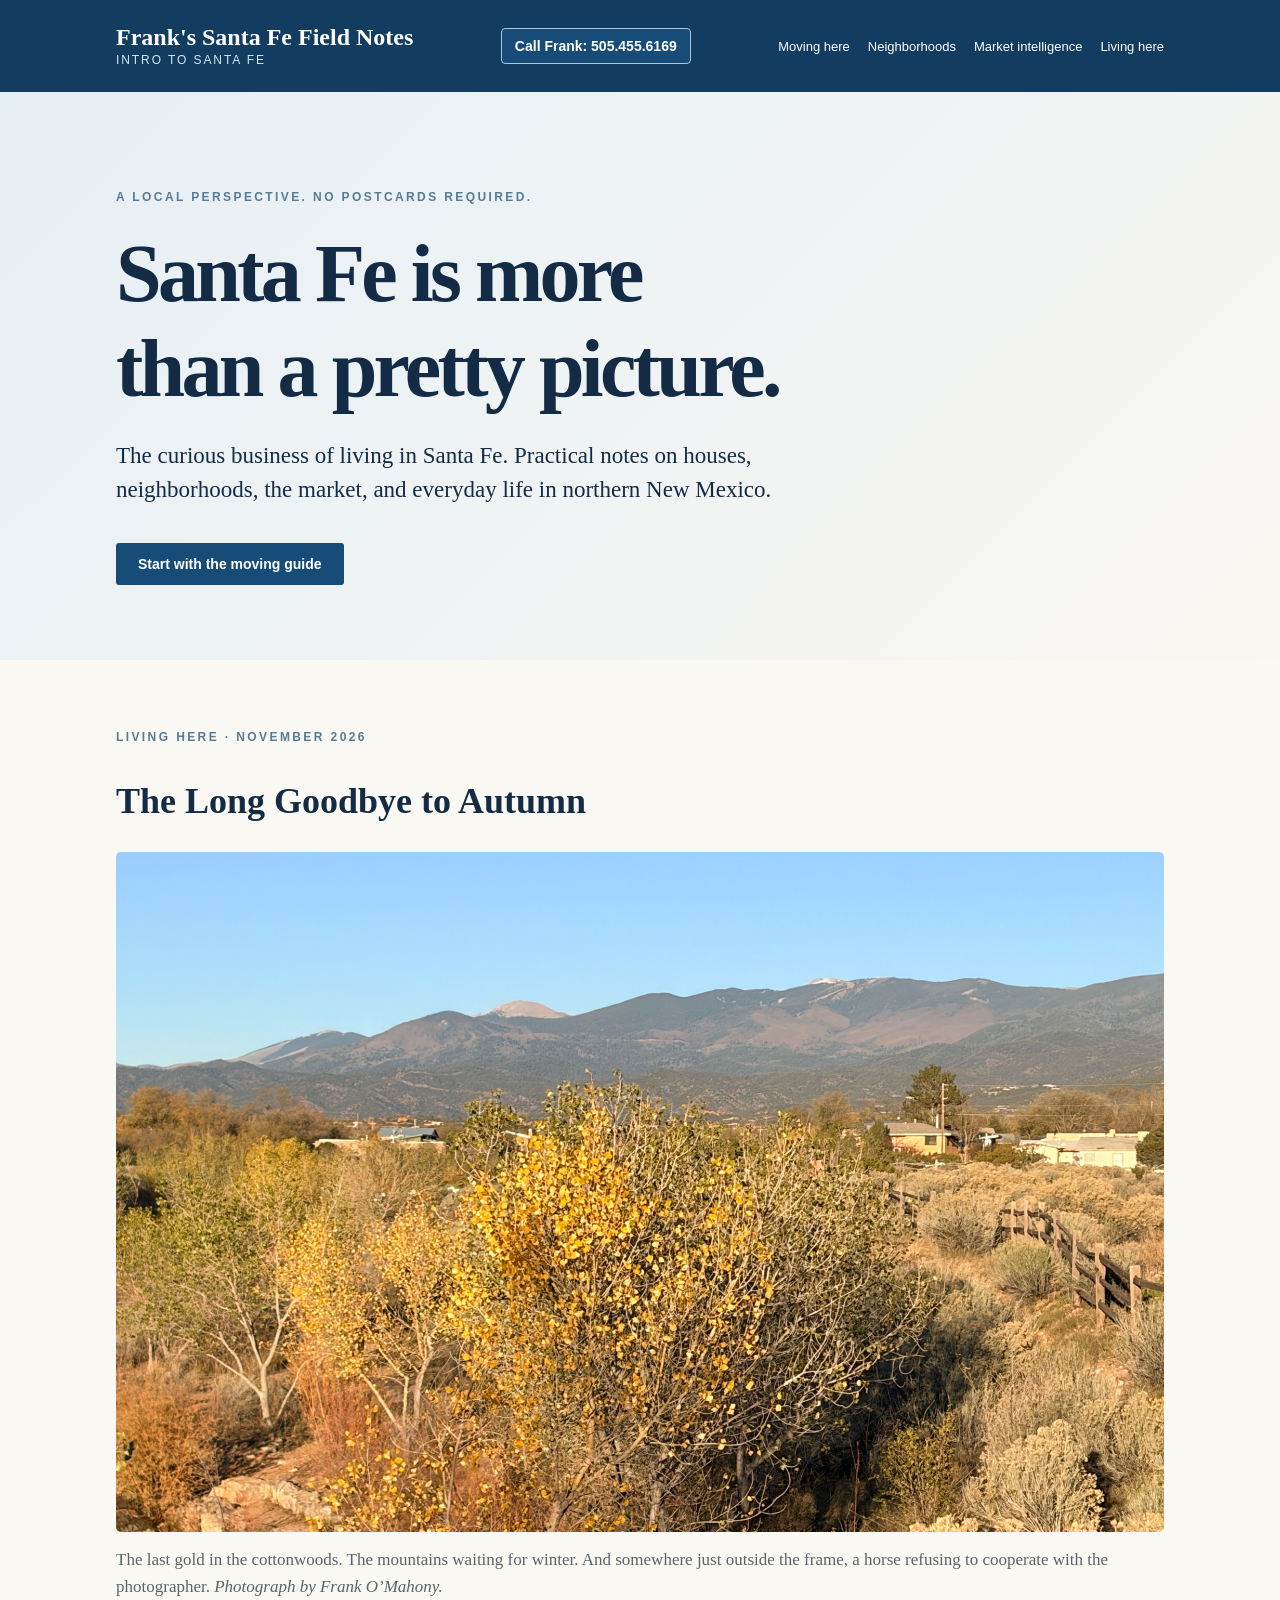
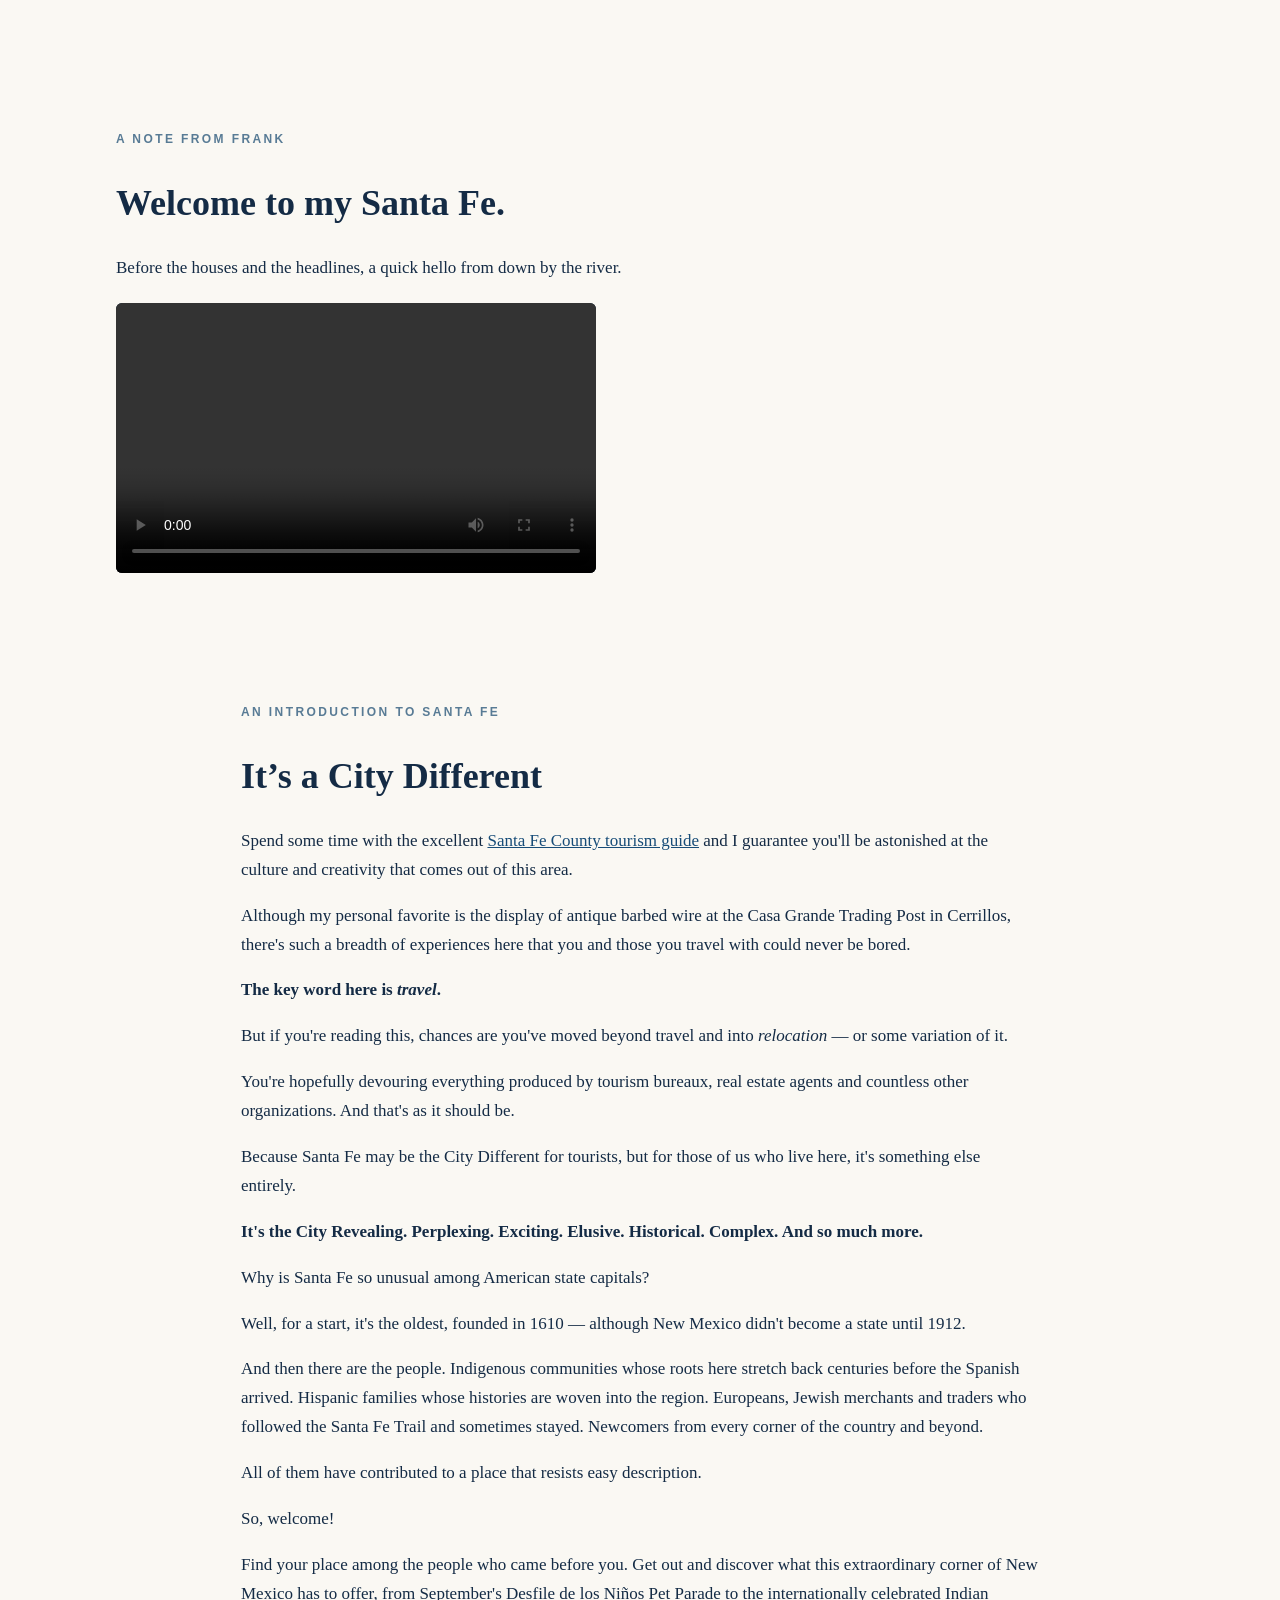
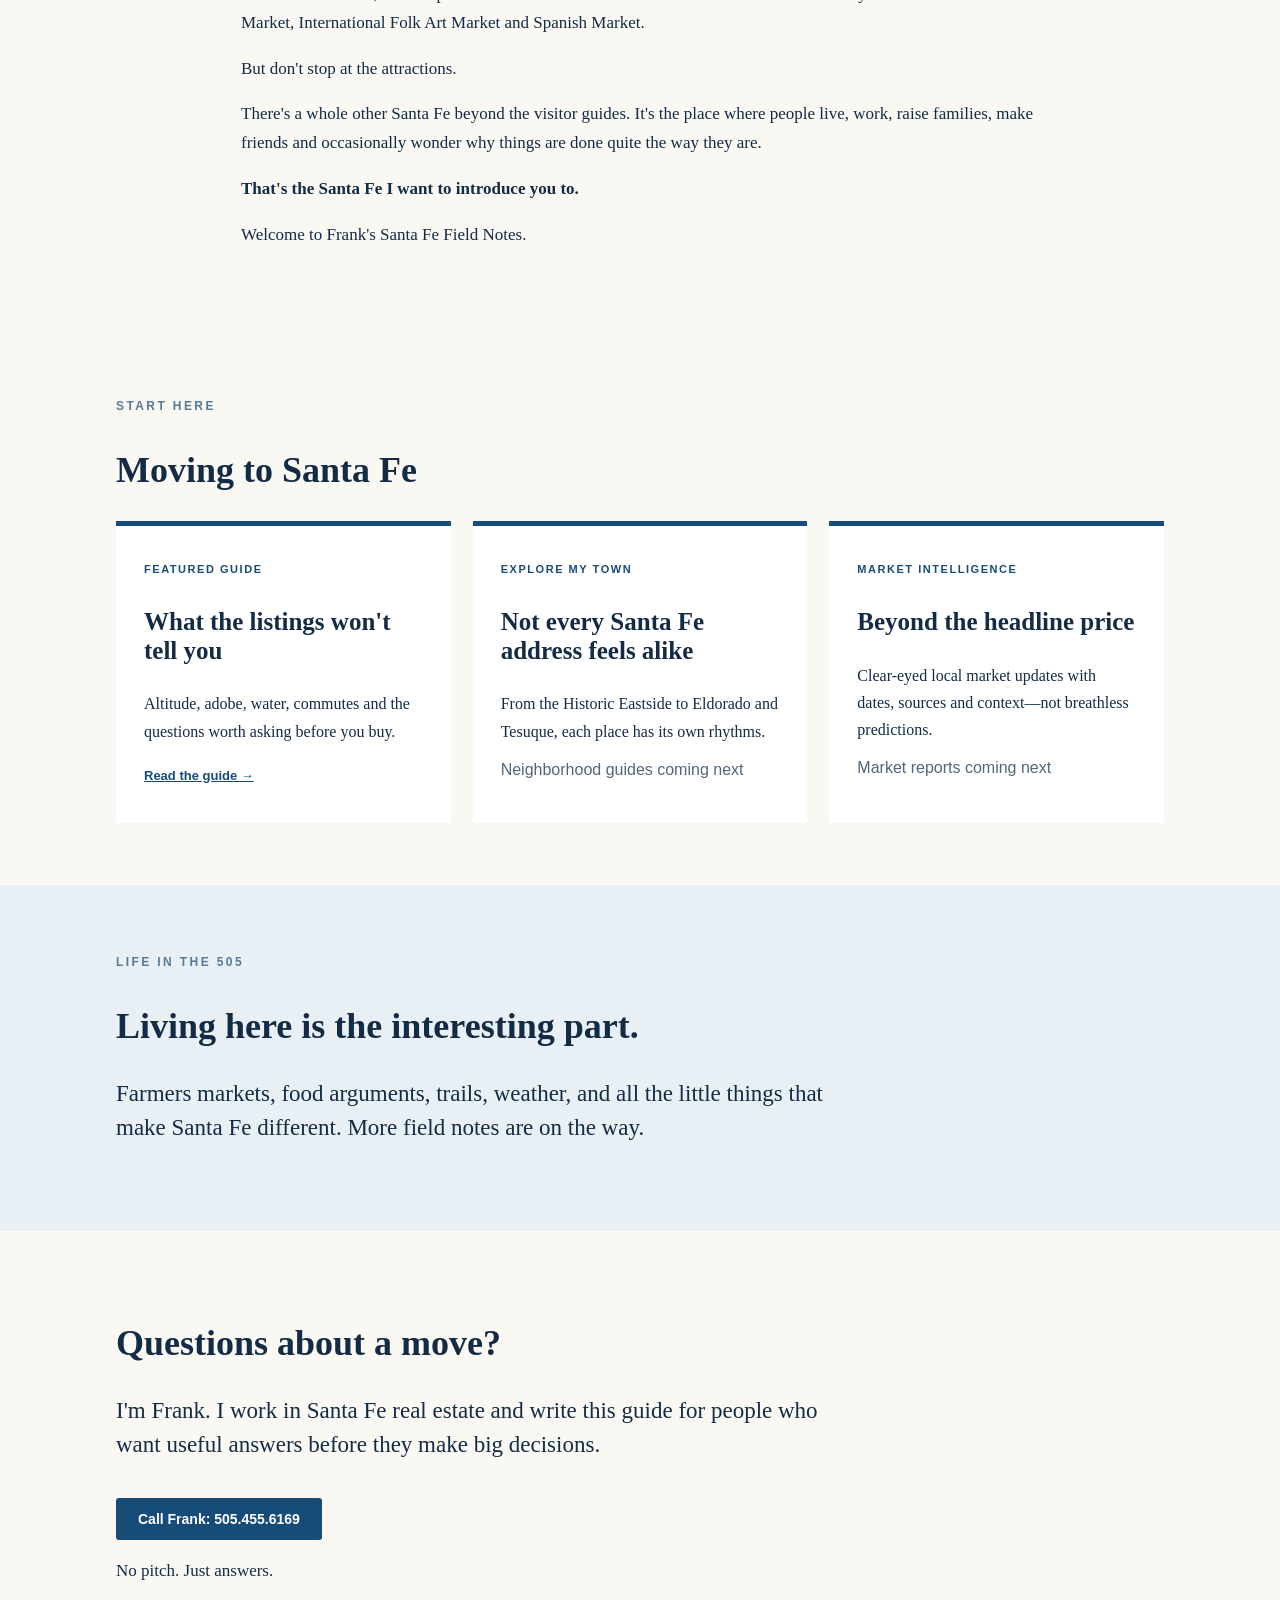
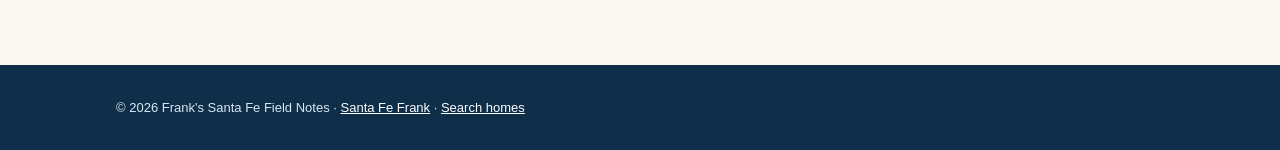
<file: index.html>
<!doctype html><html lang="en"><head><meta charset="utf-8"><meta name="viewport" content="width=device-width,initial-scale=1"><meta name="description" content="Frank's Santa Fe Field Notes: practical local intelligence on moving, neighborhoods, housing and living in Santa Fe, New Mexico."><title>Frank's Santa Fe Field Notes</title><link rel="stylesheet" href="styles.css"></head><body><header class="mast"><div class="wrap"><a class="brand" href="./">Frank's Santa Fe Field Notes<small>Intro to Santa Fe</small></a><a href="tel:+15054556169" class="header-contact" style="white-space:nowrap;font-weight:600;text-decoration:none">Call Frank: 505.455.6169</a><nav aria-label="Main navigation"><a href="#moving">Moving here</a><a href="#neighborhoods">Neighborhoods</a><a href="#market">Market intelligence</a><a href="#living">Living here</a></nav></div></header><main><section class="hero"><div class="wrap"><span class="eyebrow">A local perspective. No postcards required.</span><h1>Santa Fe is more<br>than a pretty picture.</h1><p class="lead">The curious business of living in Santa Fe. Practical notes on houses, neighborhoods, the market, and everyday life in northern New Mexico.</p><a class="button" href="moving-to-santa-fe.html">Start with the moving guide</a></div></section><section class="section autumn-photo" aria-labelledby="autumn-title"><div class="wrap"><span class="eyebrow">Living here · November 2026</span><h2 id="autumn-title">The Long Goodbye to Autumn</h2><figure style="margin:1.25rem 0 0"><img src="Santa%20Fe%20Landscape.jpg" alt="Late autumn cottonwoods and sagebrush beneath the Sangre de Cristo Mountains in Santa Fe" loading="lazy" style="display:block;width:100%;height:auto;max-height:680px;object-fit:cover;border-radius:5px"><figcaption style="margin-top:.85rem;line-height:1.6;color:#59646a">The last gold in the cottonwoods. The mountains waiting for winter. And somewhere just outside the frame, a horse refusing to cooperate with the photographer. <em>Photograph by Frank O’Mahony.</em></figcaption></figure></div></section><section class="section intro-film" aria-labelledby="intro-film-title"><div class="wrap"><span class="eyebrow">A note from Frank</span><h2 id="intro-film-title">Welcome to my Santa Fe.</h2><p>Before the houses and the headlines, a quick hello from down by the river.</p><video controls playsinline preload="metadata" style="display:block;width:100%;max-width:480px;aspect-ratio:16/9;background:#102b43;border-radius:6px;margin-top:1.25rem" aria-label="Frank introduces Santa Fe Field Notes"><source src="Franks_Santa_Fe_Field_Notes_Intro_v3_clean_audio.mp4" type="video/mp4">Your browser does not support video playback. <a href="Franks_Santa_Fe_Field_Notes_Intro_v3_clean_audio.mp4">Watch the introduction</a>.</video></div></section><section class="section" id="city-different" aria-labelledby="city-different-title"><div class="wrap" style="max-width:850px"><span class="eyebrow">An introduction to Santa Fe</span><h2 id="city-different-title">It’s a City Different</h2><p>Spend some time with the excellent <a href="https://santafenmtrue.com/uploads/documents/SFC_Travel_Guide_2026_WEB.pdf">Santa Fe County tourism guide</a> and I guarantee you'll be astonished at the culture and creativity that comes out of this area.</p><p>Although my personal favorite is the display of antique barbed wire at the Casa Grande Trading Post in Cerrillos, there's such a breadth of experiences here that you and those you travel with could never be bored.</p><p><strong>The key word here is <em>travel</em>.</strong></p><p>But if you're reading this, chances are you've moved beyond travel and into <em>relocation</em> — or some variation of it.</p><p>You're hopefully devouring everything produced by tourism bureaux, real estate agents and countless other organizations. And that's as it should be.</p><p>Because Santa Fe may be the City Different for tourists, but for those of us who live here, it's something else entirely.</p><p><strong>It's the City Revealing. Perplexing. Exciting. Elusive. Historical. Complex. And so much more.</strong></p><p>Why is Santa Fe so unusual among American state capitals?</p><p>Well, for a start, it's the oldest, founded in 1610 — although New Mexico didn't become a state until 1912.</p><p>And then there are the people. Indigenous communities whose roots here stretch back centuries before the Spanish arrived. Hispanic families whose histories are woven into the region. Europeans, Jewish merchants and traders who followed the Santa Fe Trail and sometimes stayed. Newcomers from every corner of the country and beyond.</p><p>All of them have contributed to a place that resists easy description.</p><p>So, welcome!</p><p>Find your place among the people who came before you. Get out and discover what this extraordinary corner of New Mexico has to offer, from September's Desfile de los Niños Pet Parade to the internationally celebrated Indian Market, International Folk Art Market and Spanish Market.</p><p>But don't stop at the attractions.</p><p>There's a whole other Santa Fe beyond the visitor guides. It's the place where people live, work, raise families, make friends and occasionally wonder why things are done quite the way they are.</p><p><strong>That's the Santa Fe I want to introduce you to.</strong></p><p>Welcome to Frank's Santa Fe Field Notes.</p></div></section><section class="section" id="moving"><div class="wrap"><span class="eyebrow">Start here</span><h2>Moving to Santa Fe</h2><div class="cards"><article class="card"><span class="tag">Featured guide</span><h3>What the listings won't tell you</h3><p>Altitude, adobe, water, commutes and the questions worth asking before you buy.</p><a href="moving-to-santa-fe.html">Read the guide →</a></article><article class="card" id="neighborhoods"><span class="tag">Explore my town</span><h3>Not every Santa Fe address feels alike</h3><p>From the Historic Eastside to Eldorado and Tesuque, each place has its own rhythms.</p><p class="meta">Neighborhood guides coming next</p></article><article class="card" id="market"><span class="tag">Market intelligence</span><h3>Beyond the headline price</h3><p>Clear-eyed local market updates with dates, sources and context—not breathless predictions.</p><p class="meta">Market reports coming next</p></article></div></div></section><section class="section feature" id="living"><div class="wrap"><span class="eyebrow">Life in the 505</span><h2>Living here is the interesting part.</h2><p class="lead">Farmers markets, food arguments, trails, weather, and all the little things that make Santa Fe different. More field notes are on the way.</p></div></section><section class="section"><div class="wrap"><h2>Questions about a move?</h2><p class="lead">I'm Frank. I work in Santa Fe real estate and write this guide for people who want useful answers before they make big decisions.</p><a class="button" href="tel:+15054556169">Call Frank: 505.455.6169</a><p>No pitch. Just answers.</p></div></section></main><footer><div class="wrap">© 2026 Frank's Santa Fe Field Notes · <a href="https://santafefrank.com">Santa Fe Frank</a> · <a href="https://homes.santafefrank.com">Search homes</a></div></footer></body></html>
</file>
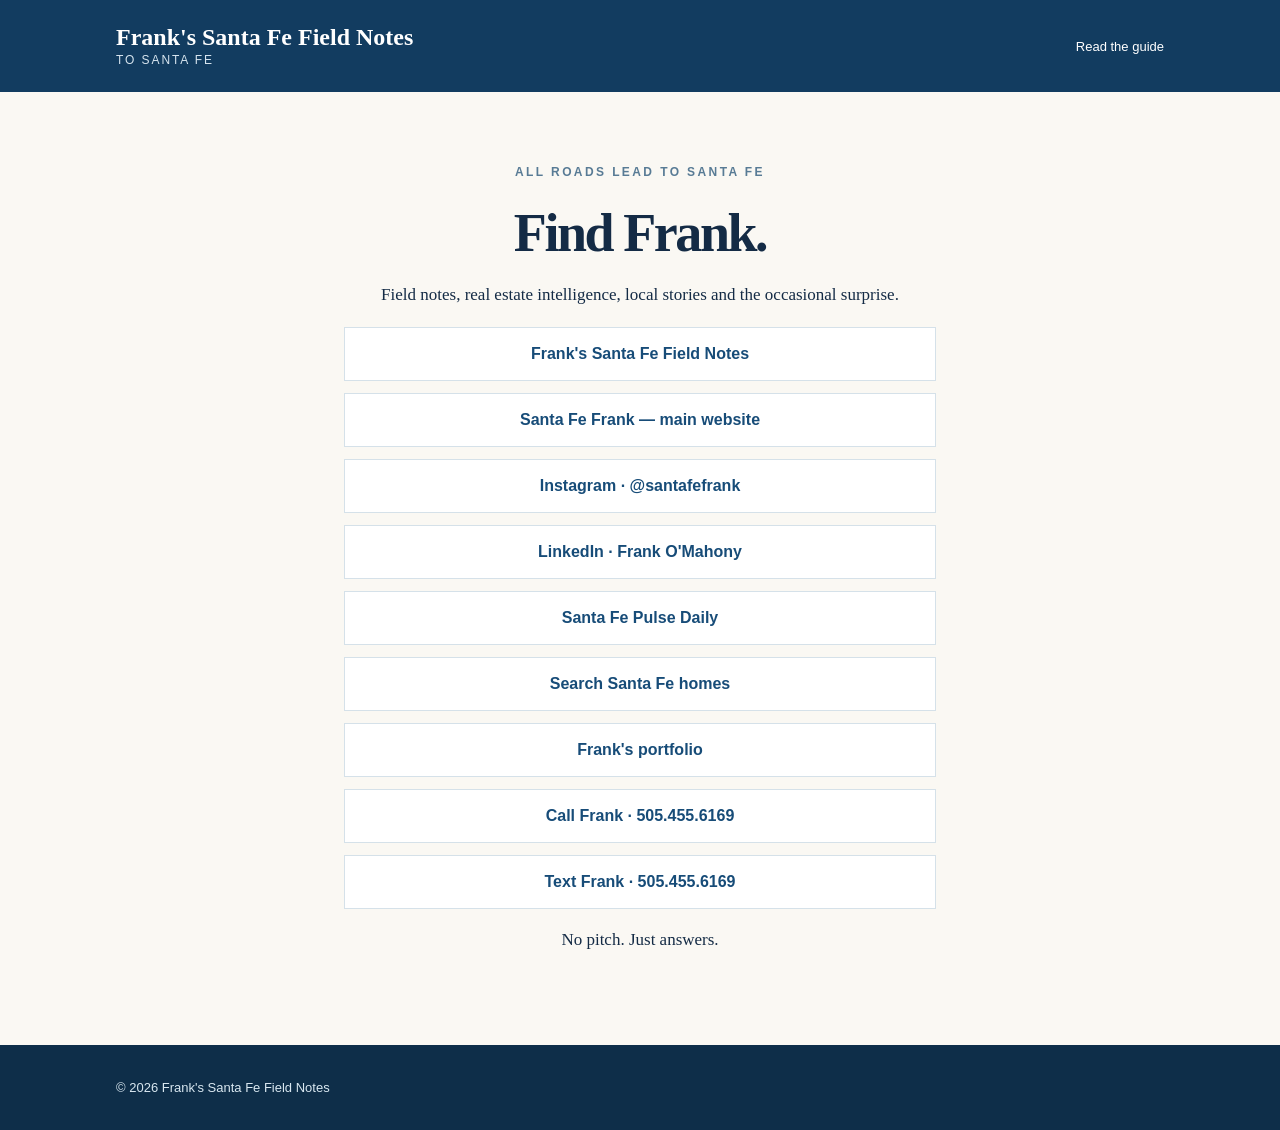
<file: links.html>
<!doctype html><html lang="en"><head><meta charset="utf-8"><meta name="viewport" content="width=device-width,initial-scale=1"><meta name="description" content="Find Frank O'Mahony's Santa Fe Field Notes, Instagram, LinkedIn, Santa Fe Pulse and home search."><title>Find Frank | Frank's Santa Fe Field Notes</title><link rel="stylesheet" href="styles.css"><style>.links{max-width:640px;margin:65px auto 90px;padding:0 24px;text-align:center}.links a.link{display:block;background:white;border:1px solid #d5e1e9;padding:17px 15px;margin:12px 0;text-decoration:none;font:700 16px Arial,sans-serif;color:#174c78}.links a.link:hover{background:#edf3f7}.links p{font-size:17px}</style></head><body><header class="mast"><div class="wrap"><a class="brand" href="./">Frank's Santa Fe Field Notes<small>to Santa Fe</small></a><nav><a href="./">Read the guide</a></nav></div></header><main class="links"><span class="eyebrow">All roads lead to Santa Fe</span><h1 style="font-size:54px">Find Frank.</h1><p>Field notes, real estate intelligence, local stories and the occasional surprise.</p><a class="link" href="./">Frank's Santa Fe Field Notes</a><a class="link" href="https://santafefrank.com">Santa Fe Frank — main website</a><a class="link" href="https://www.instagram.com/santafefrank/">Instagram · @santafefrank</a><a class="link" href="https://www.linkedin.com/in/itsfrankomahony/">LinkedIn · Frank O'Mahony</a><a class="link" href="https://pulse.santafefrank.com">Santa Fe Pulse Daily</a><a class="link" href="https://homes.santafefrank.com">Search Santa Fe homes</a><a class="link" href="https://dunmahon.com">Frank's portfolio</a><a class="link" href="tel:+15054556169">Call Frank · 505.455.6169</a><a class="link" href="sms:+15054556169">Text Frank · 505.455.6169</a><p>No pitch. Just answers.</p></main><footer><div class="wrap">© 2026 Frank's Santa Fe Field Notes</div></footer></body></html>
</file>
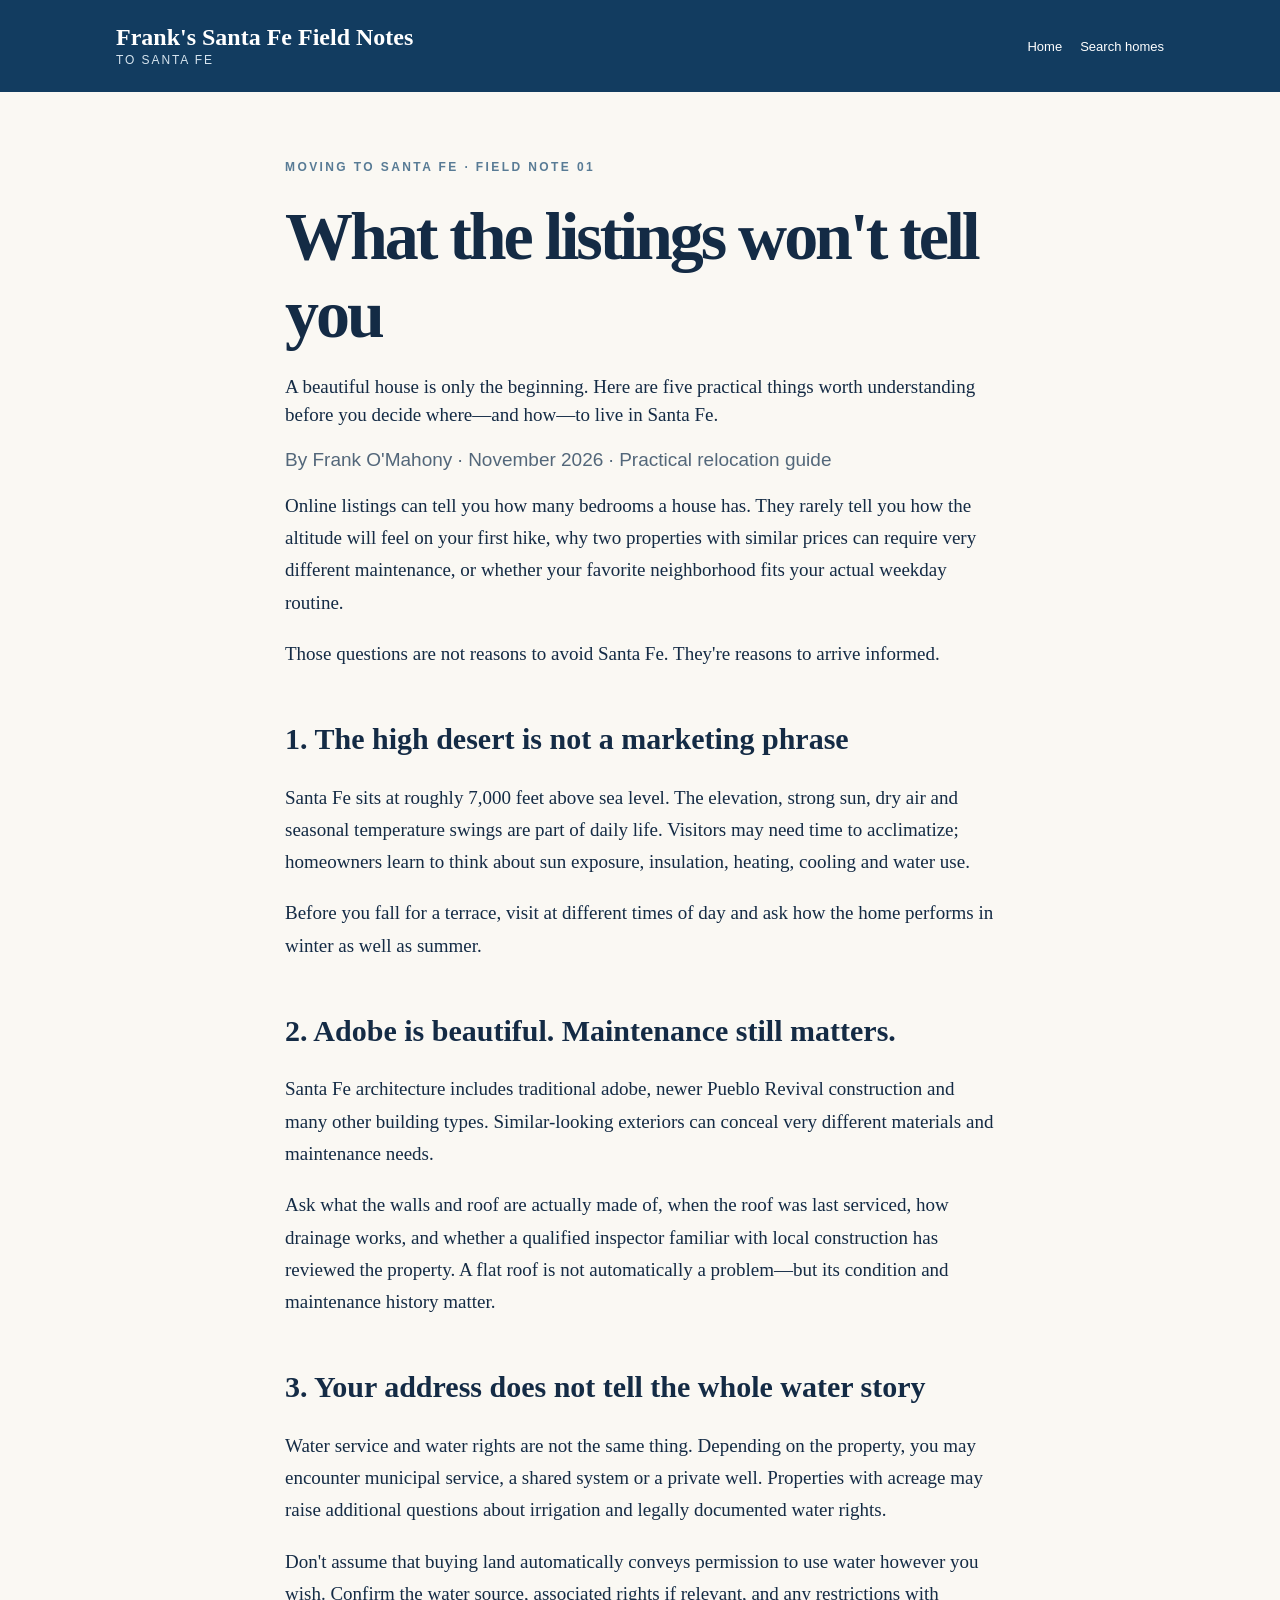
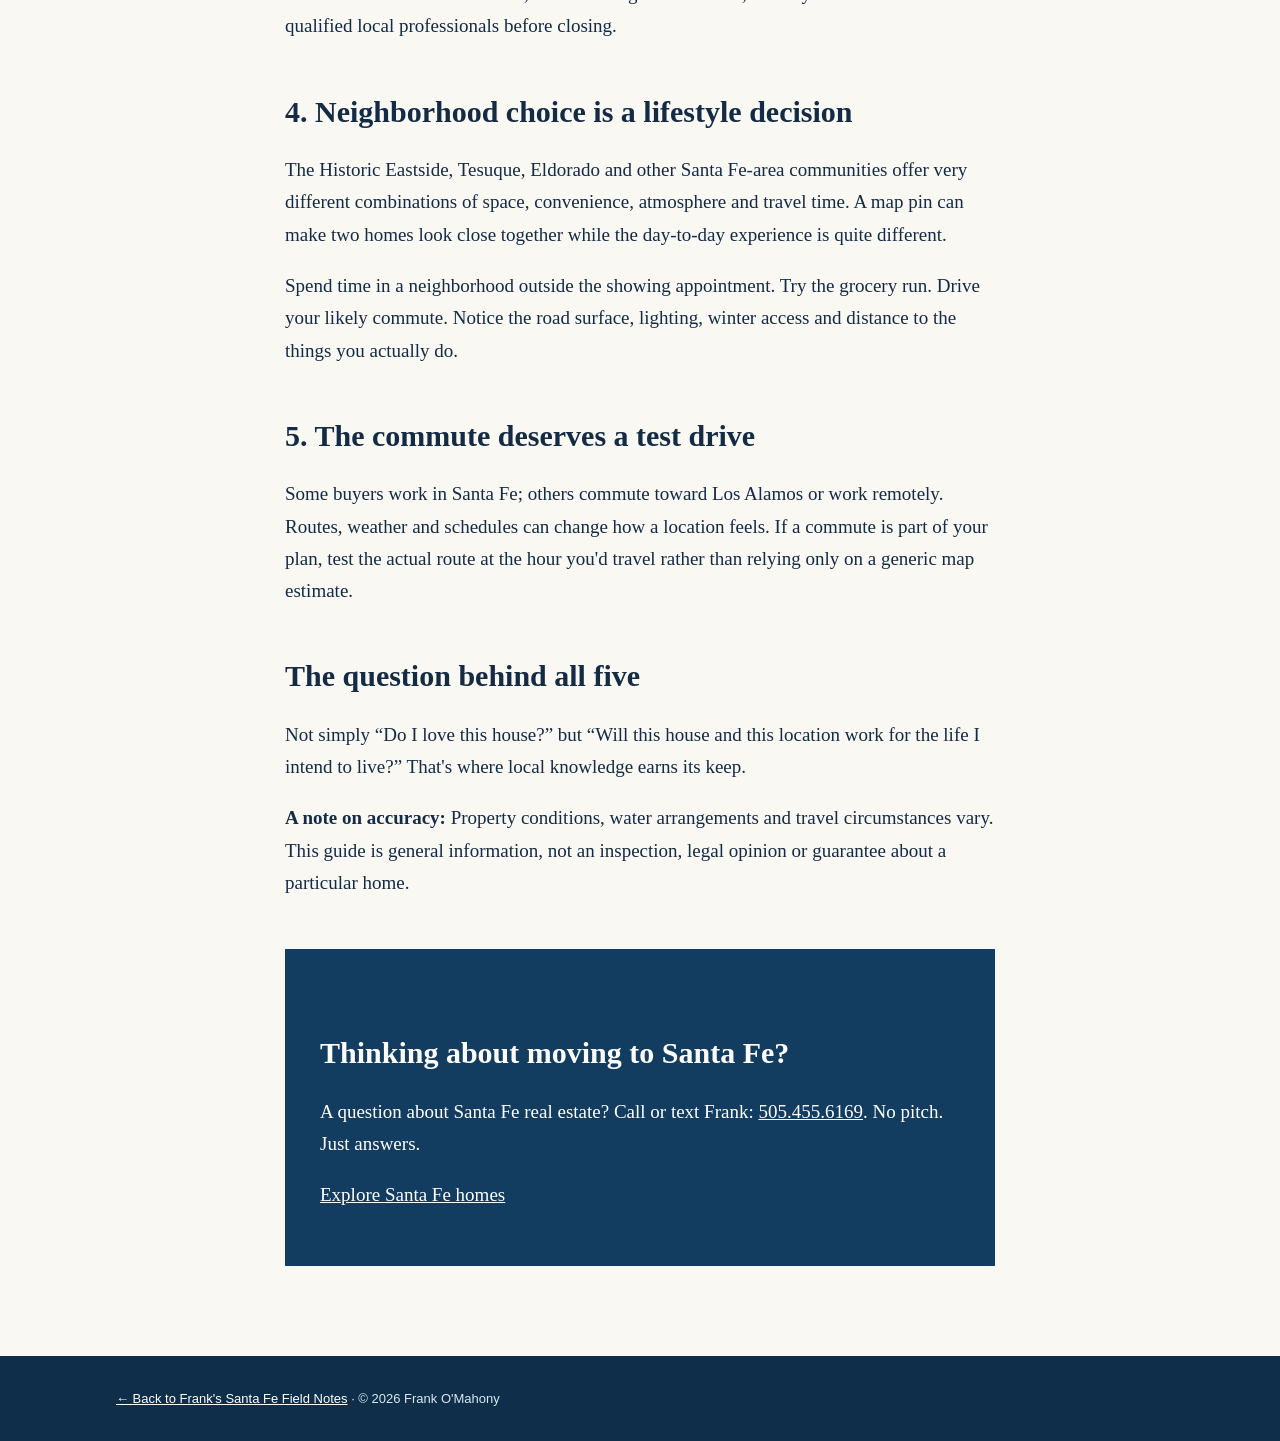
<file: moving-to-santa-fe.html>
<!doctype html><html lang="en"><head><meta charset="utf-8"><meta name="viewport" content="width=device-width,initial-scale=1"><meta name="description" content="Moving to Santa Fe? Frank explains the practical questions about altitude, adobe, water, neighborhoods and commuting that listings may not answer."><title>Moving to Santa Fe: What the Listings Won't Tell You | Frank's Santa Fe Field Notes</title><link rel="stylesheet" href="styles.css"></head><body><header class="mast"><div class="wrap"><a class="brand" href="./">Frank's Santa Fe Field Notes<small>to Santa Fe</small></a><nav><a href="./">Home</a><a href="https://homes.santafefrank.com">Search homes</a></nav></div></header><main><article class="article"><span class="eyebrow">Moving to Santa Fe · Field note 01</span><h1>What the listings won't tell you</h1><p class="lead">A beautiful house is only the beginning. Here are five practical things worth understanding before you decide where—and how—to live in Santa Fe.</p><p class="meta">By Frank O'Mahony · November 2026 · Practical relocation guide</p><p>Online listings can tell you how many bedrooms a house has. They rarely tell you how the altitude will feel on your first hike, why two properties with similar prices can require very different maintenance, or whether your favorite neighborhood fits your actual weekday routine.</p><p>Those questions are not reasons to avoid Santa Fe. They're reasons to arrive informed.</p><h2>1. The high desert is not a marketing phrase</h2><p>Santa Fe sits at roughly 7,000 feet above sea level. The elevation, strong sun, dry air and seasonal temperature swings are part of daily life. Visitors may need time to acclimatize; homeowners learn to think about sun exposure, insulation, heating, cooling and water use.</p><p>Before you fall for a terrace, visit at different times of day and ask how the home performs in winter as well as summer.</p><h2>2. Adobe is beautiful. Maintenance still matters.</h2><p>Santa Fe architecture includes traditional adobe, newer Pueblo Revival construction and many other building types. Similar-looking exteriors can conceal very different materials and maintenance needs.</p><p>Ask what the walls and roof are actually made of, when the roof was last serviced, how drainage works, and whether a qualified inspector familiar with local construction has reviewed the property. A flat roof is not automatically a problem—but its condition and maintenance history matter.</p><h2>3. Your address does not tell the whole water story</h2><p>Water service and water rights are not the same thing. Depending on the property, you may encounter municipal service, a shared system or a private well. Properties with acreage may raise additional questions about irrigation and legally documented water rights.</p><p>Don't assume that buying land automatically conveys permission to use water however you wish. Confirm the water source, associated rights if relevant, and any restrictions with qualified local professionals before closing.</p><h2>4. Neighborhood choice is a lifestyle decision</h2><p>The Historic Eastside, Tesuque, Eldorado and other Santa Fe-area communities offer very different combinations of space, convenience, atmosphere and travel time. A map pin can make two homes look close together while the day-to-day experience is quite different.</p><p>Spend time in a neighborhood outside the showing appointment. Try the grocery run. Drive your likely commute. Notice the road surface, lighting, winter access and distance to the things you actually do.</p><h2>5. The commute deserves a test drive</h2><p>Some buyers work in Santa Fe; others commute toward Los Alamos or work remotely. Routes, weather and schedules can change how a location feels. If a commute is part of your plan, test the actual route at the hour you'd travel rather than relying only on a generic map estimate.</p><h2>The question behind all five</h2><p>Not simply “Do I love this house?” but “Will this house and this location work for the life I intend to live?” That's where local knowledge earns its keep.</p><p><strong>A note on accuracy:</strong> Property conditions, water arrangements and travel circumstances vary. This guide is general information, not an inspection, legal opinion or guarantee about a particular home.</p><div class="cta"><h2>Thinking about moving to Santa Fe?</h2><p>A question about Santa Fe real estate? Call or text Frank: <a href="tel:+15054556169">505.455.6169</a>. No pitch. Just answers.</p><p><a href="https://homes.santafefrank.com">Explore Santa Fe homes</a></p></div></article></main><footer><div class="wrap"><a href="./">← Back to Frank's Santa Fe Field Notes</a> · © 2026 Frank O'Mahony</div></footer></body></html>
</file>
<file: styles.css>
:root{--ink:#142b45;--blue:#174c78;--pale:#edf3f7;--cream:#faf8f3;--gold:#ba8754}*{box-sizing:border-box}body{margin:0;background:var(--cream);color:var(--ink);font:17px/1.7 Georgia,serif}a{color:var(--blue)}.wrap{max-width:1100px;margin:auto;padding:0 26px}.mast{background:#123c60;color:white;padding:24px 0}.mast .wrap{display:flex;justify-content:space-between;align-items:center;gap:20px;flex-wrap:wrap}.brand{font-size:24px;font-weight:bold;line-height:1.15;color:white;text-decoration:none}.brand small{display:block;font:12px/1.4 Arial,sans-serif;letter-spacing:.16em;text-transform:uppercase;color:#d7e5ef}nav{display:flex;gap:18px;flex-wrap:wrap}nav a{color:white;text-decoration:none;font:13px Arial,sans-serif}.hero{padding:90px 0 75px;background:linear-gradient(135deg,#e6eff5,#f9f7f2)}.eyebrow{font:700 12px Arial,sans-serif;letter-spacing:.2em;text-transform:uppercase;color:#587b95}h1,h2,h3{line-height:1.15}h1{font-size:clamp(42px,7vw,82px);letter-spacing:-.045em;margin:16px 0}h2{font-size:36px}h3{font-size:25px}p.lead{font-size:23px;max-width:740px;line-height:1.5}.button{display:inline-block;background:var(--blue);color:white;padding:13px 22px;text-decoration:none;font:700 14px Arial,sans-serif;border-radius:3px;margin-top:12px}.section{padding:62px 0}.cards{display:grid;grid-template-columns:repeat(3,1fr);gap:22px}.card{background:white;padding:28px;border-top:5px solid var(--blue);min-height:260px}.card p{font-size:16px}.card a{font:700 13px Arial,sans-serif}.tag{font:700 11px Arial,sans-serif;text-transform:uppercase;letter-spacing:.14em;color:var(--blue)}.feature{background:#e8f0f5}.article{max-width:760px;margin:auto;padding:60px 25px 90px}.article h1{font-size:clamp(40px,6vw,68px)}.article h2{margin-top:52px;font-size:30px}.article p,.article li{font-size:19px}.meta{font:13px Arial,sans-serif;color:#53677a}.cta{background:#123c60;color:white;padding:35px;margin-top:50px}.cta a{color:white}footer{background:#0e2e49;color:#d8e7f0;padding:35px 0;font:13px Arial,sans-serif}footer a{color:white}@media(max-width:700px){.cards{grid-template-columns:1fr}.hero{padding:60px 0}.mast .wrap{display:block}nav{margin-top:18px}.card{min-height:auto}}
.mast .header-contact{color:#fff;background:#174c78;border:1px solid #a9c5d9;border-radius:4px;padding:9px 13px;font:700 14px Arial,sans-serif;display:inline-block;white-space:nowrap}.mast .header-contact:hover,.mast .header-contact:focus{background:#28628e;text-decoration:underline}@media(max-width:700px){.mast .header-contact{margin-top:14px}}
</file>
